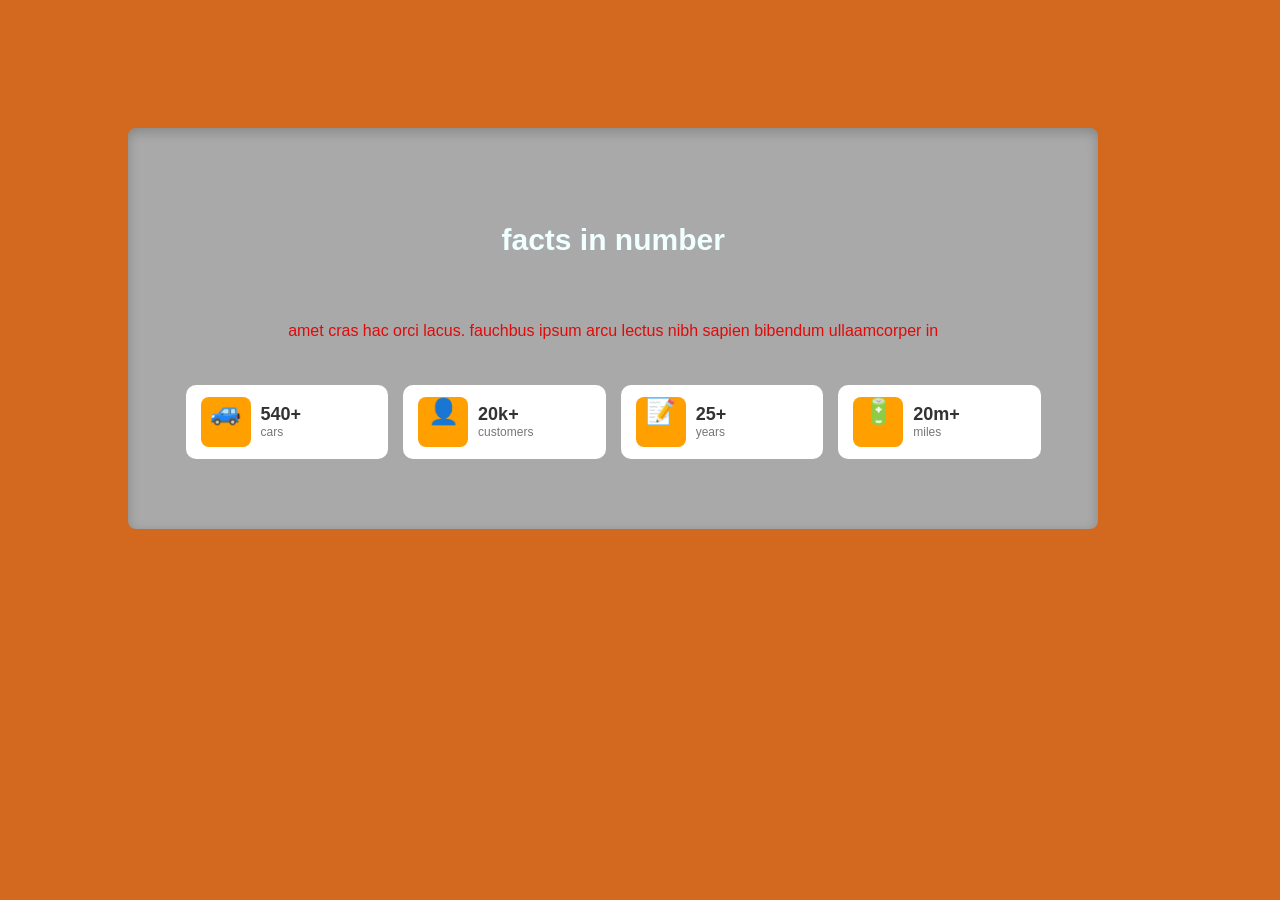
<file: task-session-4/index.html>
<!DOCTYPE html>
<html lang="en">
<head>
    <meta charset="UTF-8">
    <meta name="viewport" content="width=device-width, initial-scale=1.0">
    <title>cards</title>
    <link rel="stylesheet" href="style.css">
</head>
<body>
    <div class="stats-section">
    <div class="header">
        <h2>facts in number</h2>
        <p>amet cras hac orci lacus. fauchbus ipsum arcu lectus nibh sapien bibendum ullaamcorper in</p>
    </div>
    <div class="cards-container">
        <div class="card">
            <div class="icon"> 🚙</div>
            <div class="info">
            <h3>540+</h3>
            <p>cars</p>
        </div>
    </div>
    <div class="card">
            <div class="icon">👤</div>
            <div class="info">
            <h3>20k+</h3>
            <p>customers</p>
        </div>
    </div>
    <div class="card">
            <div class="icon">📝</div>
            <div class="info">
            <h3>25+</h3>
            <p>years</p>
        </div>
    </div>
    <div class="card">
            <div class="icon">🔋</div>
            <div class="info">
            <h3>20m+</h3>
            <p>miles</p>
        </div>
    </div>
</div>
</div>
</body>
</html>
</file>
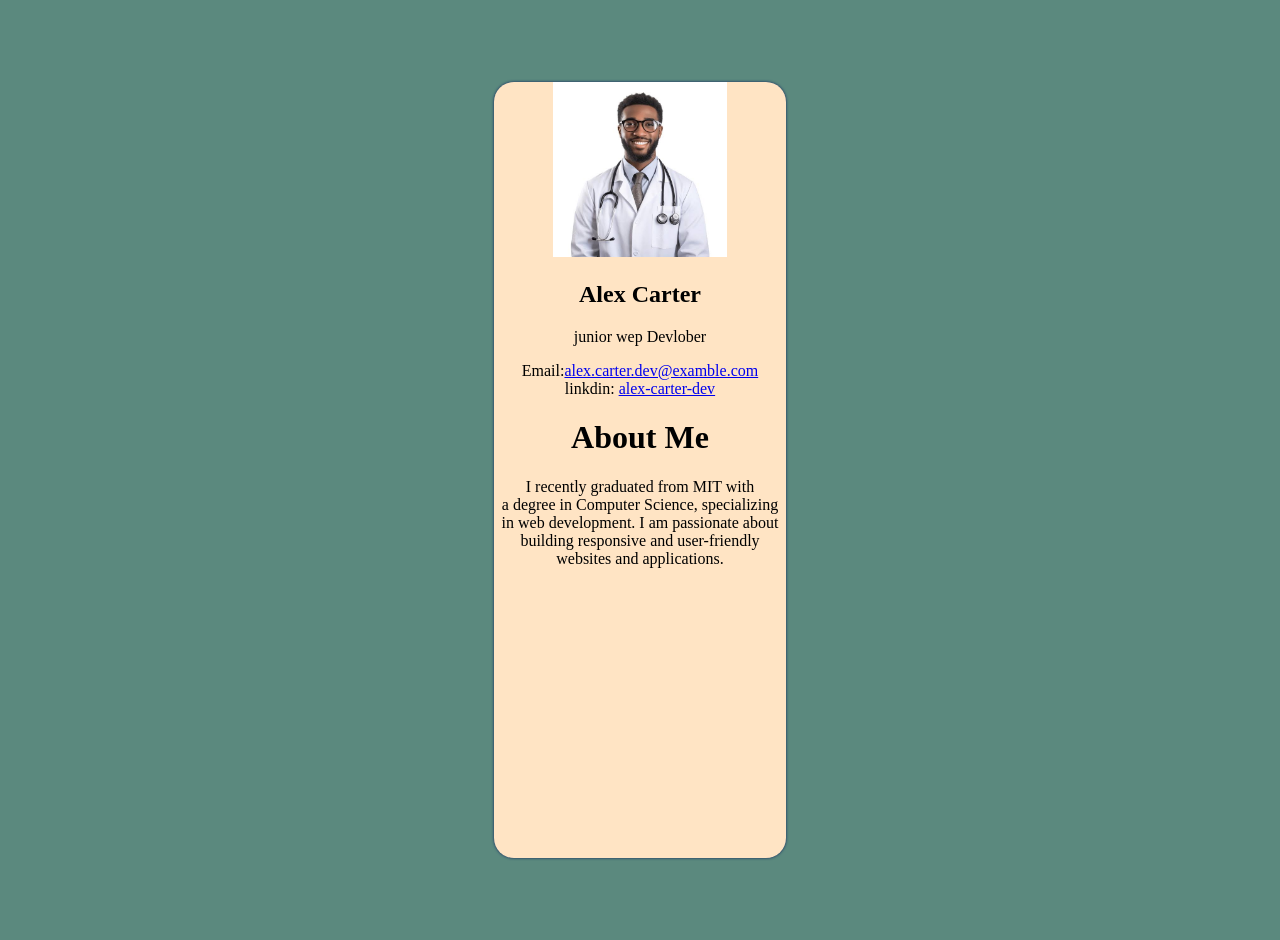
<file: Seesion 2/about.html>
<!DOCTYPE html>
<html lang="en">
<head>
    <meta charset="UTF-8">
    <meta name="viewport" content="width=device-width, initial-scale=1.0">
    <title>about me</title>
    <link rel="stylesheet" href="design.css">
</head>
<body>
    <div class="center">
        <div class="article-card">
            <img src="./images/images.jpg" alt="" class="full-width">
            <h2>Alex Carter</h2>
             <p>junior wep Devlober</p>
           Email:<a href="alex.carter.dev@examble.com">alex.carter.dev@examble.com</a><br>
             linkdin: <a href="alex-carter-dev">alex-carter-dev</a><br>
            <h1>About Me</h1>
            <p>I recently graduated from MIT with <br> a degree in Computer Science, specializing in web development.
         I am passionate about building responsive and user-friendly websites and applications.</p>
                </div>
    </div>
 
      

          
</body>
</html>
</file>
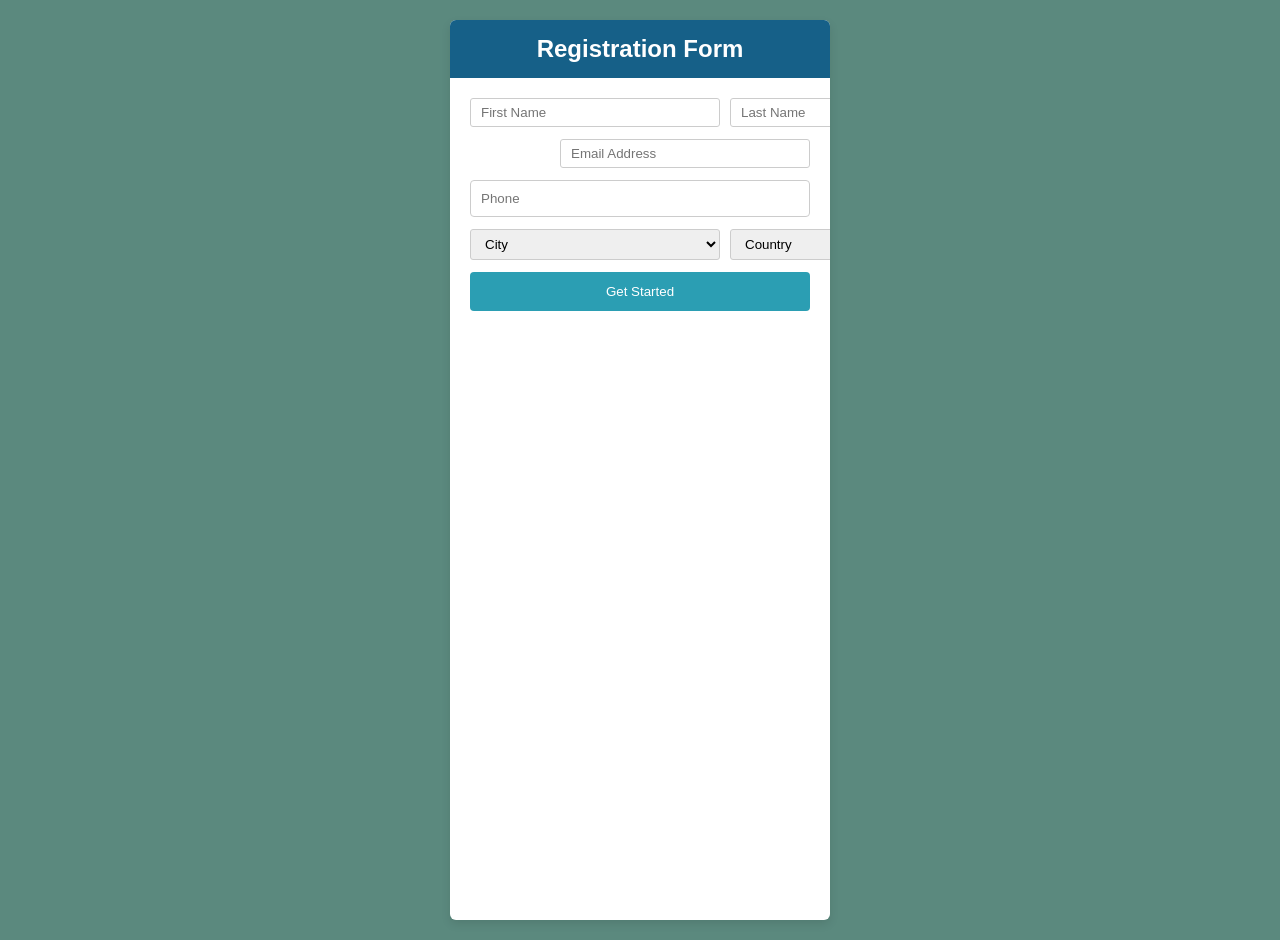
<file: Seesion 2/registion.html>
<!DOCTYPE html>
<html lang="en">
<head>
    <meta charset="UTF-8">
    <meta name="viewport" content="width=device-width, initial-scale=1.0">
    <title>Registration Form</title>
</head>
<body>
    <link rel="stylesheet" href="design.css">
</head>
<body>

    <div class="form-container">

        <div class="form-header">
            <h2>Registration Form</h2>
        </div>
        <form class="form-body">
          <div class="row">
         <div class="input-group">
          <input type="text" placeholder="First Name" required>
        </div>
         <div class="input-group">
            <input type="text" placeholder="Last Name" required>
         </div>
            </div>
          <div class="input-group">
              <input type="email" placeholder="Email Address" required>
            </div>
            <div class="input-group">
            <input type="tel" placeholder="Phone" readonly minlength="3" maxlength="15">
            </div>
       <div class="row">
                <div class="input-group">
                 <select>
            <option value="" disabled selected hidden>City</option>
             <option value="london">London</option>          
              <option value="cairo">Cairo</option>
              <option value="new-york">New York</option>
           </select>
                </div>
                <div class="input-group">
                    <select>
         <option value="" disabled selected hidden>Country</option>
                        <option value="india">India</option>
              <option value="egypt">Egypt</option>
                 <option value="uk">UK</option>
            </select>
                </div>
  </div>
      <button type="submit" class="submit-btn">Get Started</button>
            
        </form>
    </div>

</body>
</html>
</file>
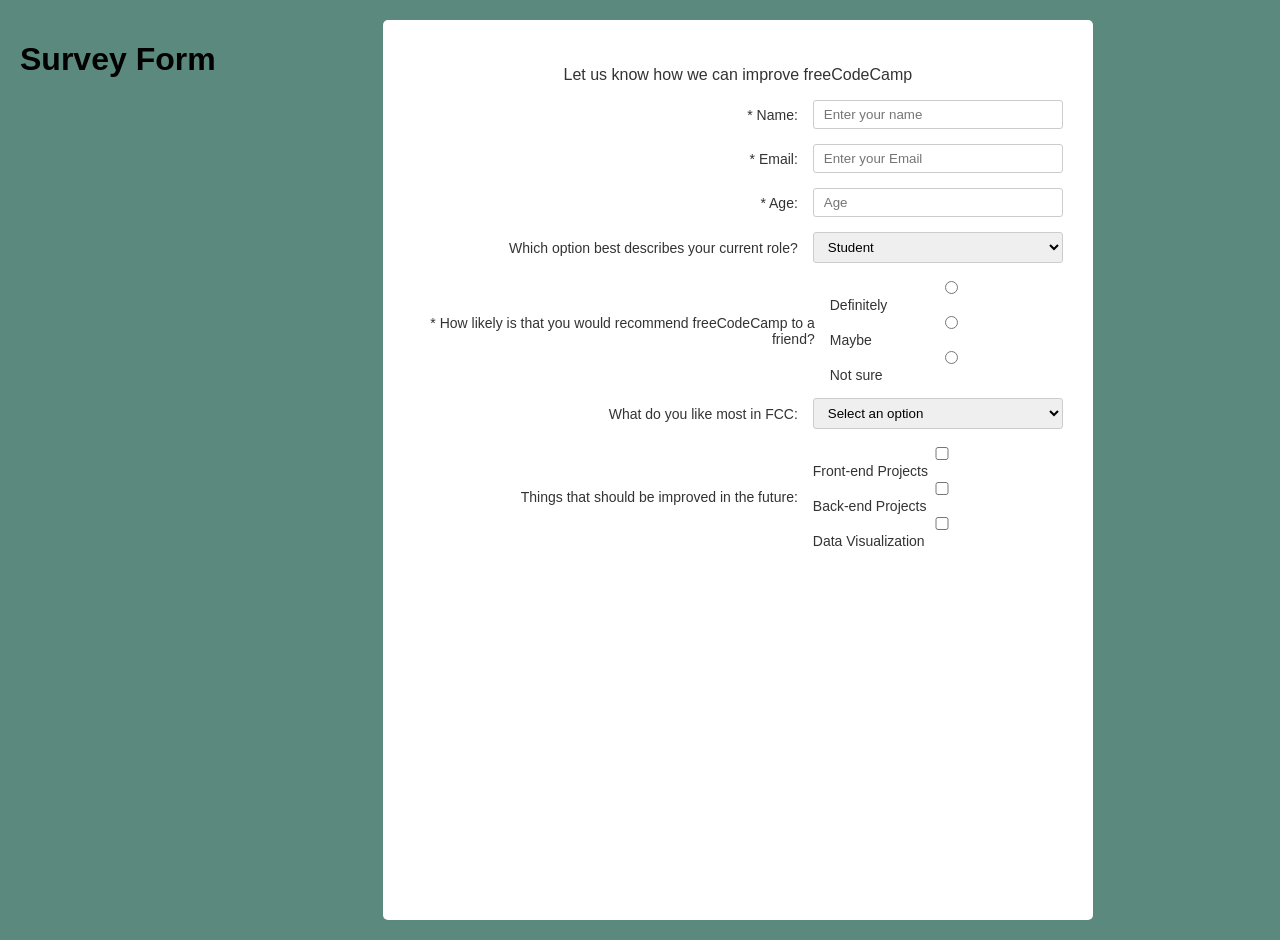
<file: Seesion 2/survey.html>
<!DOCTYPE html>
<html lang="en">
<head>
    <meta charset="UTF-8">
    <meta name="viewport" content="width=device-width, initial-scale=1.0">
    <title>survey</title>
    <link rel="stylesheet" href="design.css">
</head>
<body>

    <h1>Survey Form</h1>

    <form>
        <p class="subtitle">Let us know how we can improve freeCodeCamp</p>
        <div class="field">
   <label>* Name:</label>
       <input type="text" placeholder="Enter your name">
        </div>
        <div class="field">
    <label>* Email:</label>
    <input type="email" placeholder="Enter your Email">
     </div>
        <div class="field">
     <label>* Age:</label>
          <input type="number" placeholder="Age">
        </div>
        <div class="field">
      <label>Which option best describes your current role?</label>
         <select>
         <option>Student</option>
             <option>Full Time Job</option>
            </select>
        </div>
        <div class="field">
      <label>* How likely is that you would recommend freeCodeCamp to a friend?</label>
            <div class="options">
        <label><input type="radio" name="rec"> Definitely</label>
         <label><input type="radio" name="rec"> Maybe</label>
        <label><input type="radio" name="rec"> Not sure</label>
     </div>
        </div>
        <div class="field">
            <label>What do you like most in FCC:</label>
      <select>
      <option>Select an option</option>
          <option>Challenges</option>
         <option>Projects</option>
         </select>
        </div>
        <div class="field">
       <label>Things that should be improved in the future:</label>
            <div class="options">
     <label><input type="checkbox"> Front-end Projects</label>
         <label><input type="checkbox"> Back-end Projects</label>
         <label><input type="checkbox"> Data Visualization</label>
       </div>
     </div>
  </form>

</body>
</html>
</file>
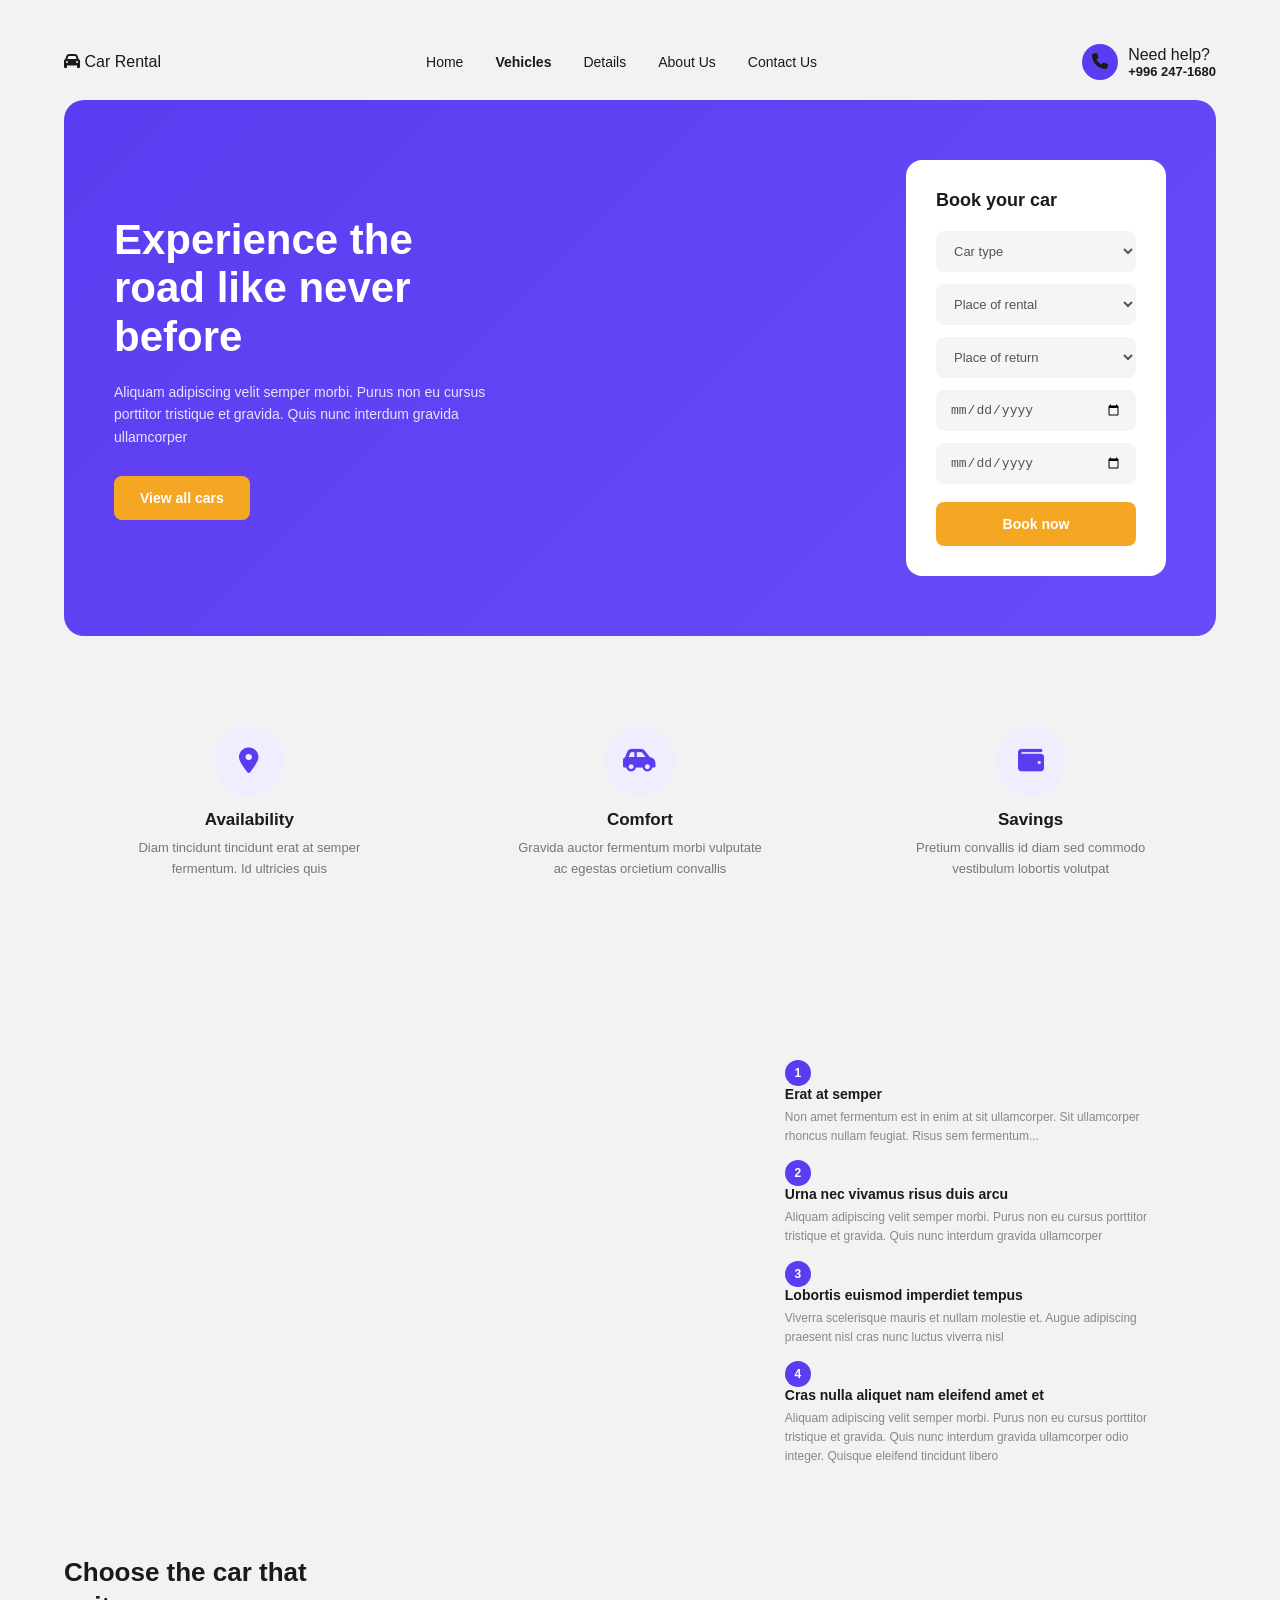
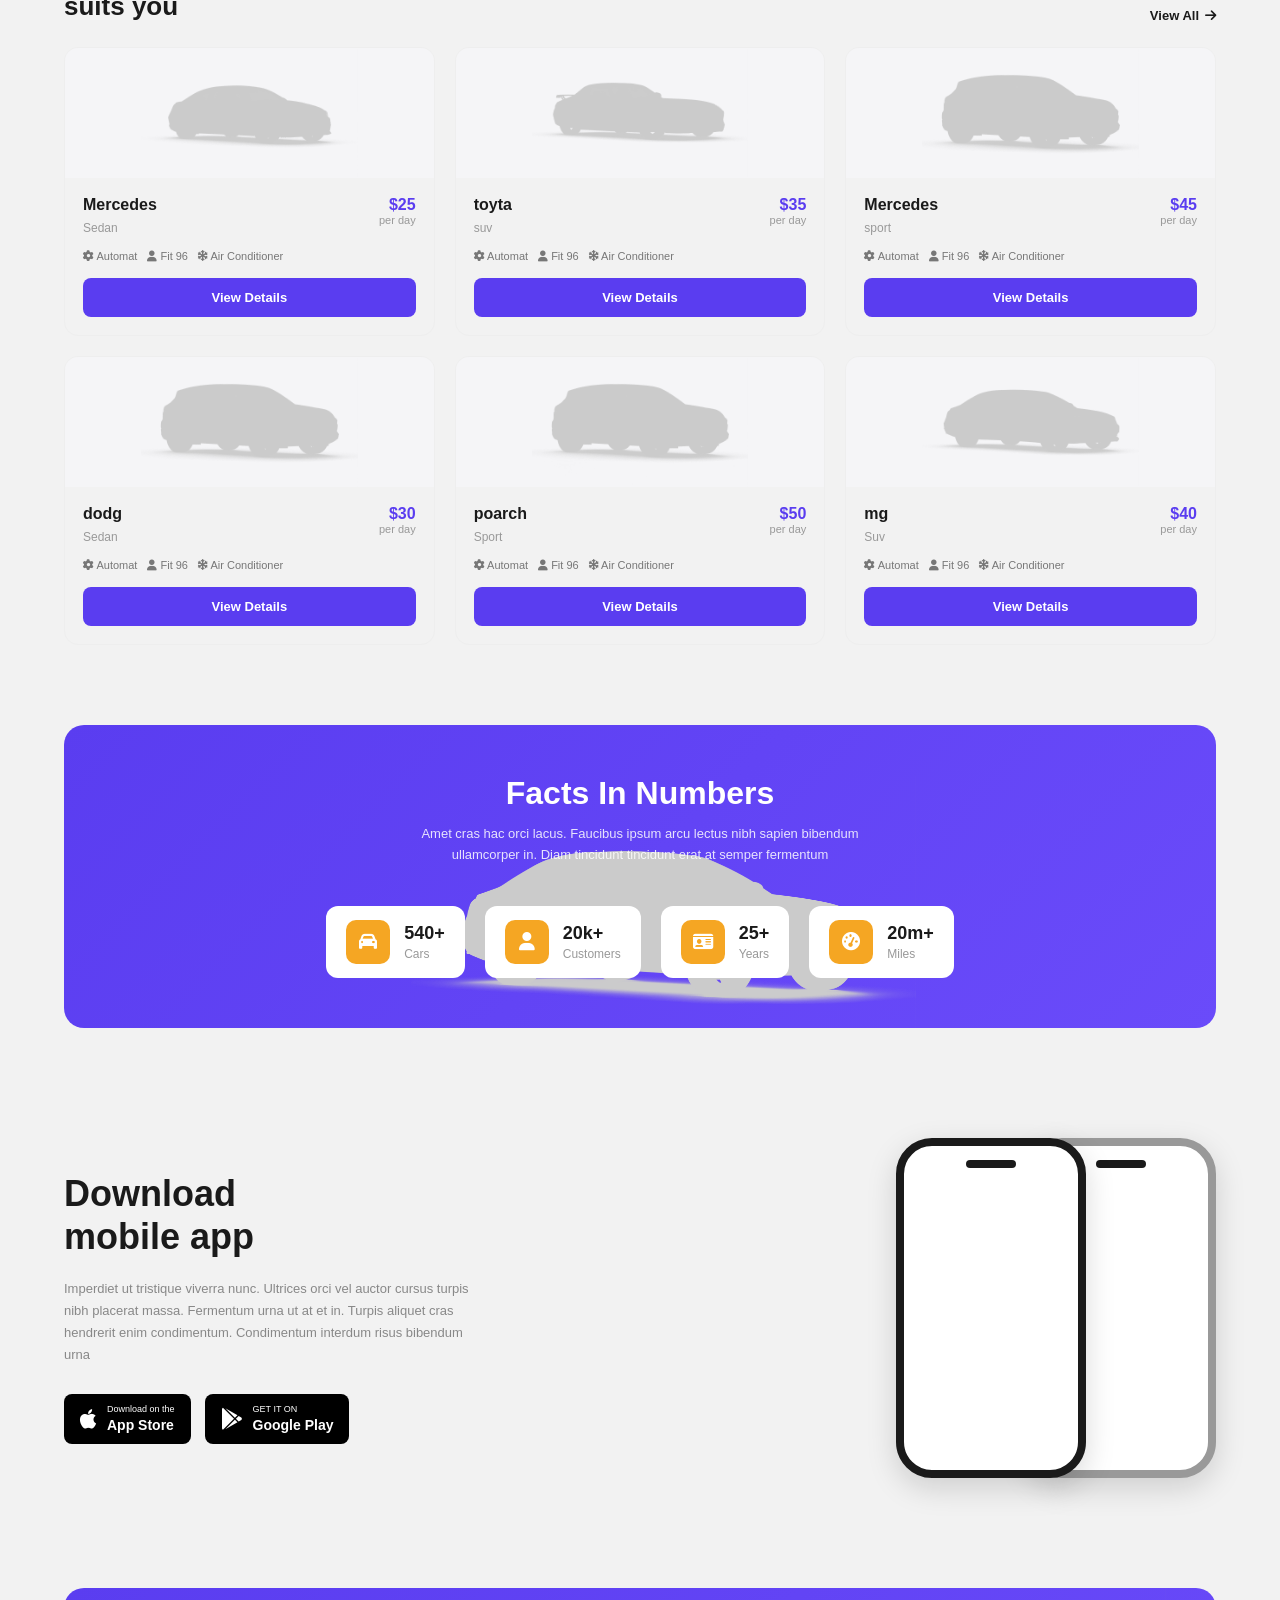
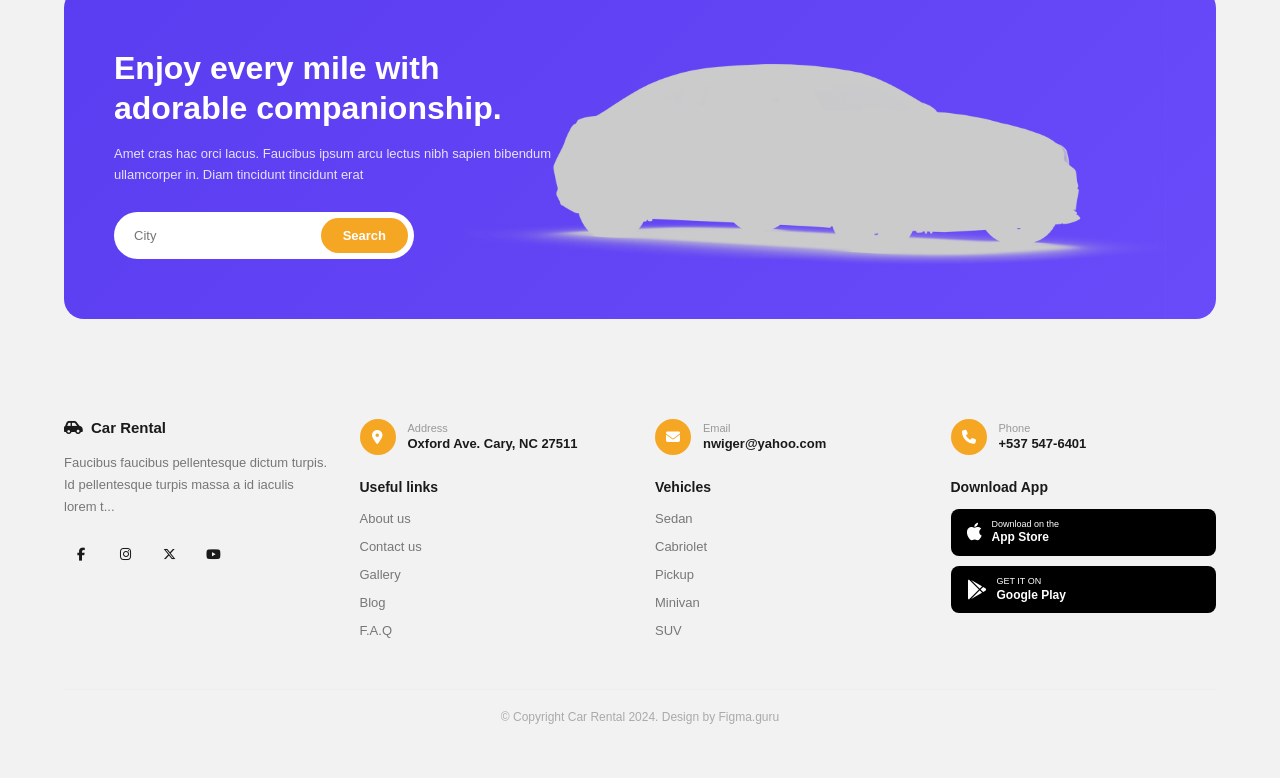
<file: session-6/customer.html>
<!DOCTYPE html>
<html lang="en">
<head>
    <meta charset="UTF-8">
    <meta name="viewport" content="width=device-width, initial-scale=1.0">
    <title>car rental</title>
    <link rel="preconnect" href="https://fonts.googleapis.com">
<link rel="preconnect" href="https://fonts.gstatic.com" crossorigin>
<link href="https://fonts.googleapis.com/css2?family=Open+Sans:ital,wght@0,300..800;1,300..800&display=swap" rel="stylesheet">
    <link rel="stylesheet" href="https://cdnjs.cloudflare.com/ajax/libs/font-awesome/6.5.1/css/all.min.css">
    <link rel="stylesheet" href="design.css">
</head>
<body>
<div class="page">
  <div class="navbar">
    <div class="logo">
 <span><i class="fa-solid fa-car"></i></span>
      <span>Car Rental</span>
    </div>
    <ul class="nav-links">
      <li><a href="">Home</a></li>
      <li><a href="" class="active">Vehicles</a></li>
      <li><a href="">Details</a></li>
      <li><a href="">About Us</a></li>
      <li><a href="">Contact Us</a></li>
    </ul>
    <div class="help">
      <div class="icon">
       <span><i class="fa-solid fa-phone"></i></span>
      </div>
      <div class="text">
        Need help?
        <strong>+996 247-1680</strong>
      </div>
    </div>
  </div>
  <div class="hero">
    <div class="hero-text">
      <h1>Experience the road like never before</h1>
      <p>Aliquam adipiscing velit semper morbi. Purus non eu cursus porttitor tristique et gravida. Quis nunc interdum gravida ullamcorper</p>
      <button class="btn-orange">View all cars</button>
    </div>

    <div class="booking-card">
  <h3>Book your car</h3>

  <select class="field">
    <option>Car type</option>
  </select>

  <select class="field">
    <option>Place of rental</option>
  </select>

  <select class="field">
    <option>Place of return</option>
  </select>

  <input class="field" type="date" placeholder="Rental date">

  <input class="field" type="date" placeholder="Return date">

  <button class="btn-book">Book now</button>
</div>
  </div>
  <div class="features">
  <div class="feature">
    <div class="icon-circle">
      <i class="fa-solid fa-location-dot"></i>
    </div>
    <h4>Availability</h4>
    <p>Diam tincidunt tincidunt erat at semper fermentum. Id ultricies quis</p>
  </div>

  <div class="feature">
    <div class="icon-circle">
      <i class="fa-solid fa-car-side"></i>
    </div>
    <h4>Comfort</h4>
    <p>Gravida auctor fermentum morbi vulputate ac egestas orcietium convallis</p>
  </div>

  <div class="feature">
    <div class="icon-circle">
      <i class="fa-solid fa-wallet"></i>
    </div>
    <h4>Savings</h4>
    <p>Pretium convallis id diam sed commodo vestibulum lobortis volutpat</p>
  </div>
</div>
</div>

<div class="steps">
  <div class="step">
    <div class="step-number">1</div>
    <div class="step-text">
      <h5>Erat at semper</h5>
      <p>Non amet fermentum est in enim at sit ullamcorper. Sit ullamcorper rhoncus nullam feugiat. Risus sem fermentum...</p>
    </div>
  </div>

  <div class="step">
    <div class="step-number">2</div>
    <div class="step-text">
      <h5>Urna nec vivamus risus duis arcu</h5>
      <p>Aliquam adipiscing velit semper morbi. Purus non eu cursus porttitor tristique et gravida. Quis nunc interdum gravida ullamcorper</p>
    </div>
  </div>

  <div class="step">
    <div class="step-number">3</div>
    <div class="step-text">
      <h5>Lobortis euismod imperdiet tempus</h5>
      <p>Viverra scelerisque mauris et nullam molestie et. Augue adipiscing praesent nisl cras nunc luctus viverra nisl</p>
    </div>
  </div>

  <div class="step">
    <div class="step-number">4</div>
    <div class="step-text">
      <h5>Cras nulla aliquet nam eleifend amet et</h5>
      <p>Aliquam adipiscing velit semper morbi. Purus non eu cursus porttitor tristique et gravida. Quis nunc interdum gravida ullamcorper odio integer. Quisque eleifend tincidunt libero</p>
    </div>
  </div>
</div>

<div class="cars-header">
  <h2>Choose the car that<br>suits you</h2>
  <a href="#" class="view-all">View All <i class="fa-solid fa-arrow-right"></i></a>
</div>

<div class="cars-grid">

  <div class="car-card">
  <div class="car-image">
    <img src="images/d58b4438f2597ad6e8a4905562582b7c3add48cd.png" alt="Mercedes Sedan">
  </div>
  <div class="car-info">
    <div class="car-title">
      <div>
        <h4>Mercedes</h4>
        <span class="car-type">Sedan</span>
      </div>
      <div class="car-price">
        $25<span>per day</span>
      </div>
    </div>
    <div class="car-specs">
      <span><i class="fa-solid fa-gear"></i> Automat</span>
      <span><i class="fa-solid fa-user"></i> Fit 96</span>
      <span><i class="fa-solid fa-snowflake"></i> Air Conditioner</span>
    </div>
    <button class="btn-details">View Details</button>
  </div>
</div>

  <div class="car-card">
  <div class="car-image">
    <img src="images/c62a13f536f3c21560e62cdf1659d54e9fea3b1a.png" alt="Mercedes Sedan">
  </div>
  <div class="car-info">
    <div class="car-title">
      <div>
        <h4>toyta</h4>
        <span class="car-type">suv</span>
      </div>
      <div class="car-price">
        $35<span>per day</span>
      </div>
    </div>
    <div class="car-specs">
      <span><i class="fa-solid fa-gear"></i> Automat</span>
      <span><i class="fa-solid fa-user"></i> Fit 96</span>
      <span><i class="fa-solid fa-snowflake"></i> Air Conditioner</span>
    </div>
    <button class="btn-details">View Details</button>
  </div>
</div>
  <div class="car-card">
  <div class="car-image">
    <img src="images/21e8f4a2d7288c6113c4c8ece04ab43590c67a77.png" alt="Mercedes Sedan">
  </div>
  <div class="car-info">
    <div class="car-title">
      <div>
        <h4>Mercedes</h4>
        <span class="car-type">sport</span>
      </div>
      <div class="car-price">
        $45<span>per day</span>
      </div>
    </div>
    <div class="car-specs">
      <span><i class="fa-solid fa-gear"></i> Automat</span>
      <span><i class="fa-solid fa-user"></i> Fit 96</span>
      <span><i class="fa-solid fa-snowflake"></i> Air Conditioner</span>
    </div>
    <button class="btn-details">View Details</button>
  </div>
</div>

  <div class="car-card">
  <div class="car-image">
    <img src="images/21e8f4a2d7288c6113c4c8ece04ab43590c67a77.png" alt="Mercedes Sedan">
  </div>
  <div class="car-info">
    <div class="car-title">
      <div>
        <h4>dodg</h4>
        <span class="car-type">Sedan</span>
      </div>
      <div class="car-price">
        $30<span>per day</span>
      </div>
    </div>
    <div class="car-specs">
      <span><i class="fa-solid fa-gear"></i> Automat</span>
      <span><i class="fa-solid fa-user"></i> Fit 96</span>
      <span><i class="fa-solid fa-snowflake"></i> Air Conditioner</span>
    </div>
    <button class="btn-details">View Details</button>
  </div>
</div>

  <div class="car-card">
  <div class="car-image">
    <img src="images/4ad375b5d3dc2295340aaa98a651d4d19e2c0217.png" alt="Mercedes Sedan">
  </div>
  <div class="car-info">
    <div class="car-title">
      <div>
        <h4>poarch</h4>
        <span class="car-type">Sport</span>
      </div>
      <div class="car-price">
        $50<span>per day</span>
      </div>
    </div>
    <div class="car-specs">
      <span><i class="fa-solid fa-gear"></i> Automat</span>
      <span><i class="fa-solid fa-user"></i> Fit 96</span>
      <span><i class="fa-solid fa-snowflake"></i> Air Conditioner</span>
    </div>
    <button class="btn-details">View Details</button>
  </div>
</div>

  <div class="car-card">
  <div class="car-image">
    <img src="images/b2850f746ad6eb61aa8e0f8bc654936748b99c7a.png" alt="Mercedes Sedan">
  </div>
  <div class="car-info">
    <div class="car-title">
      <div>
        <h4>mg</h4>
        <span class="car-type">Suv</span>
      </div>
      <div class="car-price">
        $40<span>per day</span>
      </div>
    </div>
    <div class="car-specs">
      <span><i class="fa-solid fa-gear"></i> Automat</span>
      <span><i class="fa-solid fa-user"></i> Fit 96</span>
      <span><i class="fa-solid fa-snowflake"></i> Air Conditioner</span>
    </div>
    <button class="btn-details">View Details</button>
  </div>
</div>
</div>

<div class="facts">
  <div class="facts-bg-car">
    <img src="images/b2850f746ad6eb61aa8e0f8bc654936748b99c7a.png" alt="">
  </div>

  <div class="facts-header">
    <h2>Facts In Numbers</h2>
    <p>Amet cras hac orci lacus. Faucibus ipsum arcu lectus nibh sapien bibendum ullamcorper in. Diam tincidunt tincidunt erat at semper fermentum</p>
  </div>

  <div class="facts-grid">
    <div class="fact-card">
      <div class="fact-icon"><i class="fa-solid fa-car"></i></div>
      <div class="fact-text">
        <h4>540+</h4>
        <span>Cars</span>
      </div>
    </div>

    <div class="fact-card">
      <div class="fact-icon"><i class="fa-solid fa-user"></i></div>
      <div class="fact-text">
        <h4>20k+</h4>
        <span>Customers</span>
      </div>
    </div>

    <div class="fact-card">
      <div class="fact-icon"><i class="fa-solid fa-id-card"></i></div>
      <div class="fact-text">
        <h4>25+</h4>
        <span>Years</span>
      </div>
    </div>

    <div class="fact-card">
      <div class="fact-icon"><i class="fa-solid fa-gauge-high"></i></div>
      <div class="fact-text">
        <h4>20m+</h4>
        <span>Miles</span>
      </div>
    </div>
  </div>
</div>


<div class="download-app">
  <div class="download-text">
    <h2>Download<br>mobile app</h2>
    <p>Imperdiet ut tristique viverra nunc. Ultrices orci vel auctor cursus turpis nibh placerat massa. Fermentum urna ut at et in. Turpis aliquet cras hendrerit enim condimentum. Condimentum interdum risus bibendum urna</p>

    <div class="store-buttons">
      <a href="#" class="store-btn">
        <i class="fa-brands fa-apple"></i>
        <span>Download on the<strong>App Store</strong></span>
      </a>
      <a href="#" class="store-btn">
        <i class="fa-brands fa-google-play"></i>
        <span>GET IT ON<strong>Google Play</strong></span>
      </a>
    </div>
  </div>

  <div class="download-phones">
    <div class="phone phone-back"></div>
    <div class="phone phone-front"></div>
  </div>
</div>

<div class="cta-banner">
  <div class="cta-bg-car"><img src="images/d58b4438f2597ad6e8a4905562582b7c3add48cd.png" alt=""></div>

  <div class="cta-text">
    <h2>Enjoy every mile with<br>adorable companionship.</h2>
    <p>Amet cras hac orci lacus. Faucibus ipsum arcu lectus nibh sapien bibendum ullamcorper in. Diam tincidunt tincidunt erat</p>

    <div class="cta-search">
      <input type="text" placeholder="City">
      <button>Search</button>
    </div>
  </div>
</div>

<footer class="footer">
  <div class="footer-top">
    <div class="footer-col footer-about">
      <div class="footer-logo">
        <i class="fa-solid fa-car-side"></i>
        <span>Car Rental</span>
      </div>
      <p>Faucibus faucibus pellentesque dictum turpis. Id pellentesque turpis massa a id iaculis lorem t...</p>
      <div class="footer-socials">
        <a href="#"><i class="fa-brands fa-facebook-f"></i></a>
        <a href="#"><i class="fa-brands fa-instagram"></i></a>
        <a href="#"><i class="fa-brands fa-x-twitter"></i></a>
        <a href="#"><i class="fa-brands fa-youtube"></i></a>
      </div>
    </div>

    <div class="footer-col">
      <div class="footer-contact">
        <div class="contact-icon"><i class="fa-solid fa-location-dot"></i></div>
        <div>
          <span>Address</span>
          <strong>Oxford Ave. Cary, NC 27511</strong>
        </div>
      </div>
      <h5>Useful links</h5>
      <ul>
        <li><a href="#">About us</a></li>
        <li><a href="#">Contact us</a></li>
        <li><a href="#">Gallery</a></li>
        <li><a href="#">Blog</a></li>
        <li><a href="#">F.A.Q</a></li>
      </ul>
    </div>

    <div class="footer-col">
      <div class="footer-contact">
        <div class="contact-icon"><i class="fa-solid fa-envelope"></i></div>
        <div>
          <span>Email</span>
          <strong>nwiger@yahoo.com</strong>
        </div>
      </div>
      <h5>Vehicles</h5>
      <ul>
        <li><a href="#">Sedan</a></li>
        <li><a href="#">Cabriolet</a></li>
        <li><a href="#">Pickup</a></li>
        <li><a href="#">Minivan</a></li>
        <li><a href="#">SUV</a></li>
      </ul>
    </div>

    <div class="footer-col">
      <div class="footer-contact">
        <div class="contact-icon"><i class="fa-solid fa-phone"></i></div>
        <div>
          <span>Phone</span>
          <strong>+537 547-6401</strong>
        </div>
      </div>
      <h5>Download App</h5>
      <div class="footer-store-buttons">
        <a href="#" class="store-btn">
          <i class="fa-brands fa-apple"></i>
          <span>Download on the<strong>App Store</strong></span>
        </a>
        <a href="#" class="store-btn">
          <i class="fa-brands fa-google-play"></i>
          <span>GET IT ON<strong>Google Play</strong></span>
        </a>
      </div>
    </div>
  </div>

  <div class="footer-bottom">
    <p>© Copyright Car Rental 2024. Design by Figma.guru</p>
  </div>
</footer>
</body>
</html>
</file>
<file: task-session-4/style.css>
body{
    background-color: chocolate;
    font-family: Arial, sans-serif;
justify-content: center;
text-align: center;
    margin: 0;
    padding: 10%;
}
.stats-section{
    background-color: darkgray;
    width: 85%;
    padding: 70px 50px;
    border-radius: 15px;
    text-align: center;
    color: azure;
    box-shadow: inset 0px 4px 12px 0px rgba(0, 0, 0, 0.20);
border-radius: 8px;
}

.header h2{
    font-size: 30px;
    margin-bottom: 30px;
}

.header p{
    font-size: 16px;
    color: rgb(226, 9, 9);
    margin: 0 auto 10px ;
    padding: 4%;
}
.cards-container {
    display: flex;           
    margin: 0 auto.5px;          
    justify-content: center; 
}
 .card{
    background-color: white;
    color: #333;
    display: flex; 
    align-items: center;
    gap: 10px;
    padding: 12px 15px;
    border-radius: 10px;
    flex: 1;
    margin: 0 7.5px;
 }
 .icon{
    background-color: #ff9f00; 
    width: 50px;
    height: 50px;
    border-radius: 8px;
    margin: 0%;
    font-size: 25px;
 }
 .info {
    text-align: left; 
}
.info h3 {
    margin: 0;
    font-size: 18px;
    font-weight: bold;
}

.info p {
    margin: 0;
    font-size: 12px;
    color: #777;
}
</file>
<file: Seesion 2/design.css>
.article-card{
    width: 30%;
    overflow: hidden;
    box-shadow: 0 0 3px rgb(13, 32, 93);
    text-align: center;
    border: 400px;
    border-radius: 20px;
    font-family: Cambria, Cochin, Georgia, Times, 'Times New Roman', serif;
background-color: bisque;

}
.article-card img{
    width: 60%;

}

.center{
   display: flex;
    justify-content: center;
   padding: 5%;
    
}

body {
    background-color: #3f454a;
    font-family: Arial, sans-serif;
    display: flex;
    justify-content: center;
 
    min-height: 100vh;
    margin: 0;
}

.form-container {
    background-color: #fff;
    width: 380px;
    border-radius: 6px;
    box-shadow: 0 4px 10px rgba(0,0,0,0.1);
    overflow: hidden;
}

.form-header {
    background-color: #166088;
    color: #fff;
    text-align: center;
    padding: 15px;
}

.form-header h2 { margin: 0; }

.form-body { padding: 20px; }

.row { display: flex; gap: 10px; }

.input-group { margin-bottom: 12px; flex: 1; }

input, select {
    width: 100%;
    padding: 10px;
    border: 1px solid #ccc;
    border-radius: 4px;
    box-sizing: border-box;
    outline: none;
}

.submit-btn {
    width: 100%;
    padding: 12px;
    background-color: #2b9eb3;
    color: #fff;
    border: none;
    border-radius: 4px;
}

body {
    background-color: #5b897e;
    font-family: Arial, sans-serif;
    text-align: center;
    padding: 20px;
}


form {
    background-color: #fff;
    max-width: 650px;
    margin: 0 auto;
    padding: 30px;
    border-radius: 5px;
    text-align: right; 
}

.subtitle { text-align: center; color: #333; }

.field {
    display: flex;
    justify-content: flex-end;
    align-items: center;
    gap: 15px;
    margin-bottom: 15px;
}

.field label {
    font-size: 14px;
    color: #333;
}

input[type="text"], input[type="email"], input[type="number"], select {
    width: 250px;
    padding: 6px 10px;
    border: 1px solid #ccc;
    border-radius: 3px;
    outline: none;
}

.options {
    display: flex;
    flex-direction: column;
    width: 250px;
    text-align: left;
}
</file>
<file: session-6/design.css>
* { 
  box-sizing: border-box; 
  margin: 0; padding: 0; 
}
  body {
    font-family: 'Segoe UI', Arial, sans-serif;
    background: #f2f2f2;
    color: #1a1a1a;
    padding: 24px;
  }
  .navbar {
    display: flex;
    align-items: center;
    justify-content: space-between;
    padding: 20px 40px;
  }
  .nav-links {
    display: flex;
    gap: 32px;
    list-style: none;
  }
  .nav-links a {
    text-decoration: none;
    color: #1a1a1a;
    font-size: 14px;
  }
  .nav-links a.active {
    font-weight: 700;
  }
  .help {
    display: flex;
    align-items: center;
    gap: 10px;
  }
  .help .icon {
    width: 36px;
    height: 36px;
    border-radius: 50%;
    background: #5a3df0;
    display: flex;
    align-items: center;
    justify-content: center;
  }
.help .text strong {
  display: block; 
 font-size: 13px;
 }

.hero {
    margin: 0 40px 40px;
    background: linear-gradient(135deg, #5a3df0, #6a4bfa);
    border-radius: 20px;
    padding: 60px 50px;
    display: flex;
    justify-content: space-between;
    align-items: center;
    gap: 40px;
    position: relative;
    overflow: hidden;
  }
  .hero-text {
    max-width: 400px;
    color: #fff;
    position: relative;
    z-index: 2;
  }
  .hero-text h1 {
    font-size: 42px;
    line-height: 1.15;
    margin-bottom: 20px;
  }
  .hero-text p {
    font-size: 14px;
    line-height: 1.6;
    opacity: 0.85;
    margin-bottom: 28px;
  }
  .btn-orange {
    background: #f5a623;
    color: #fff;
    border: none;
    padding: 14px 26px;
    border-radius: 8px;
    font-size: 14px;
    font-weight: 600;
    cursor: pointer;
  }
.booking-card {
  background: #fff;
  border-radius: 16px;
  padding: 30px;
  width: 260px;
  flex-shrink: 0;
  position: relative;
  z-index: 2;
}
.booking-card h3 {
  font-size: 18px;
  margin-bottom: 20px;
}
.field {
  width: 100%;
  background: #f5f5f7;
  border: none;
  border-radius: 8px;
  padding: 12px 14px;
  margin-bottom: 12px;
  font-size: 13px;
  color: #555;
}
.btn-book {
  width: 100%;
  background: #f5a623;
  color: #fff;
  border: none;
  padding: 14px;
  border-radius: 8px;
  font-size: 14px;
  font-weight: 600;
  margin-top: 6px;
  cursor: pointer;
}
 .features {
  display: flex;
  justify-content: space-around;
  padding: 50px 40px 60px;
  gap: 20px;
}
.feature {
  display: flex;
  flex-direction: column;
  align-items: center;
  text-align: center;
  max-width: 260px;
}
.icon-circle {
  width: 70px;
  height: 70px;
  border-radius: 50%;
  background: #f0edff;
  display: flex;
  align-items: center;
  justify-content: center;
  margin-bottom: 14px;
}
.icon-circle i {
  font-size: 26px;
  color: #5a3df0;
}
.feature h4 {
  font-size: 17px;
  margin-bottom: 8px;
}
.feature p {
  font-size: 13px;
  color: #777;
  line-height: 1.6;
}
.steps {
  display: flex;
  flex-direction: column;
  gap: 24px;
  max-width: 39%;
 margin: 71px 40px 40px auto;
  padding: 4%;
  gap: 14px;
}
.step-number {
  width: 26px;
  height: 26px;
  flex-shrink: 0;
  border-radius: 50%;
  background: #5a3df0;
  color: #fff;
  font-size: 12px;
  font-weight: 700;
  display: flex;
  align-items: center;
  justify-content: center;
}
.step-text h5 {
  font-size: 14px;
  margin-bottom: 6px;
}
.step-text p {
  font-size: 12px;
  color: #888;
  line-height: 1.6;
}
.cars-header {
  display: flex;
  justify-content: space-between;
  align-items: flex-end;
  padding: 0 40px;
  margin-bottom: 24px;
}
.cars-header h2 {
  font-size: 26px;
  line-height: 1.3;
}
.view-all {
  display: flex;
  align-items: center;
  gap: 6px;
  font-size: 13px;
  font-weight: 600;
  color: #1a1a1a;
  text-decoration: none;
}
.cars-grid {
  display: flex;
  flex-wrap: wrap;
  gap: 20px;
  padding: 0 40px 40px;
  box-sizing: border-box;
}
.car-card {
  box-sizing: border-box;
  flex: 0 0 calc((100% - 40px) / 3); 
  border: 1px solid #eee;
  border-radius: 14px;
  overflow: hidden;
}
.car-image {
  background: #f5f5f7;
  height: 130px;
  display: flex;
  align-items: center;
  justify-content: center;
  overflow: hidden;
}
.car-image img {
  width: 100%;
  height: 100%;
  object-fit: contain; 
}
.car-info {
  padding: 18px;
  box-sizing: border-box;
}
.car-title {
  display: flex;
  justify-content: space-between;
  align-items: flex-start;
  gap: 10px;
  margin-bottom: 14px;
}

.car-title h4 {
  font-size: 16px;
  margin-bottom: 4px;
  white-space: nowrap;
}
.car-type {
  font-size: 12px;
  color: #999;
}
.car-price {
  text-align: right;
  font-size: 16px;
  font-weight: 700;
  color: #5a3df0;
  white-space: nowrap;
}

.car-price span {
  display: block;
  font-size: 11px;
  font-weight: 400;
  color: #999;
}
.car-specs {
  display: flex;
  flex-wrap: wrap;
  gap: 8px 10px;
  font-size: 11px;
  color: #777;
  margin-bottom: 16px;
}
.btn-details {
  width: 100%;
  box-sizing: border-box;
  background: #5a3df0;
  color: #fff;
  border: none;
  padding: 12px;
  border-radius: 8px;
  font-size: 13px;
  font-weight: 600;
  cursor: pointer;
}
.facts {
  position: relative;
  margin: 40px;
  background: linear-gradient(135deg, #5a3df0, #6a4bfa);
  border-radius: 20px;
  padding: 50px 40px;
  overflow: hidden;
  text-align: center;
}
.facts-bg-car {
 height: 303px;
  display: flex;
  justify-content: center;
  position: absolute;
  left: 24%;
  width: 56%;
}
.facts-header {
  position: relative;
  z-index: 1;
  color: #fff;
  margin-bottom: 40px;
}
.facts-header h2 {
  font-size: 32px;
  margin-bottom: 12px;
}
.facts-header p {
  font-size: 13px;
  opacity: 0.85;
  max-width: 500px;
  margin: 0 auto;
  line-height: 1.6;
}
.facts-grid {
  position: relative;
  z-index: 1;
  display: flex;
  justify-content: center;
  flex-wrap: wrap;
  gap: 20px;
}
.fact-card {
  display: flex;
  align-items: center;
  gap: 14px;
  background: #fff;
  border-radius: 12px;
  padding: 14px 20px;
}
.fact-icon {
  width: 44px;
  height: 44px;
  flex-shrink: 0;
  background: #f5a623;
  border-radius: 10px;
  display: flex;
  align-items: center;
  justify-content: center;
}
.fact-icon i {
  font-size: 18px;
  color: #fff;
}
.fact-text {
  text-align: left;
}
.fact-text h4 {
  font-size: 18px;
  color: #1a1a1a;
}
.fact-text span {
  font-size: 12px;
  color: #999;
}
.download-app {
  display: flex;
  align-items: center;
  justify-content: space-between;
  gap: 40px;
  padding: 70px 40px;
}
.download-text {
  max-width: 420px;
}
.download-text h2 {
  font-size: 36px;
  line-height: 1.2;
  margin-bottom: 20px;
}
.download-text p {
  font-size: 13px;
  color: #888;
  line-height: 1.7;
  margin-bottom: 28px;
}
.store-buttons {
  display: flex;
  gap: 14px;
}
.store-btn {
  display: flex;
  align-items: center;
  gap: 10px;
  background: #000;
  color: #fff;
  text-decoration: none;
  padding: 10px 16px;
  border-radius: 8px;
}
.store-btn i {
  font-size: 22px;
}
.store-btn span {
  display: flex;
  flex-direction: column;
  font-size: 9px;
  line-height: 1.3;
}
.store-btn span strong {
  font-size: 14px;
  font-weight: 600;
}
.download-phones {
    position: relative;
    width: 320px;
    height: 340px;
    flex-shrink: 0;
}
.phone {
  position: absolute;
  width: 190px;
  height: 340px;
  background: #fff;
  border: 8px solid #1a1a1a;
  border-radius: 36px;
  box-shadow: 0 10px 30px rgba(0, 0, 0, 0.15);
}
.phone::before {
  content: "";
  position: absolute;
  top: 14px;
  left: 50%;
  transform: translateX(-50%);
  width: 50px;
  height: 8px;
  background: #1a1a1a;
  border-radius: 6px;
}
.phone-back {
  top: 5;
  right: 0;
  border-color: #999;
}
.cta-banner {
  position: relative;
  margin: 40px;
  background: linear-gradient(135deg, #5a3df0, #6a4bfa);
  border-radius: 20px;
  padding: 60px 50px;
  overflow: hidden;
  display: flex;
  align-items: center;
}
.cta-bg-car {
position: absolute;
  display: flex;
  height: 127%;
  right: 50px;
}
.cta-text {
  position: relative;
  z-index: 1;
  max-width: 480px;
  color: #fff;
}
.cta-text h2 {
  font-size: 32px;
  line-height: 1.25;
  margin-bottom: 16px;
}
.cta-text p {
  font-size: 13px;
  opacity: 0.85;
  line-height: 1.6;
  margin-bottom: 26px;
}
.cta-search {
  display: flex;
  align-items: center;
  background: #fff;
  border-radius: 30px;
  padding: 6px 6px 6px 20px;
  max-width: 300px;
}
.cta-search input {
  border: none;
  outline: none;
  flex: 1;
  font-size: 13px;
  color: #555;
}
.cta-search button {
  background: #f5a623;
  color: #fff;
  border: none;
  padding: 10px 22px;
  border-radius: 24px;
  font-size: 13px;
  font-weight: 600;
  cursor: pointer;
}
.footer {
  padding: 60px 40px 30px;
}
.footer-top {
  display: flex;
  justify-content: space-between;
  gap: 30px;
  flex-wrap: wrap;
  margin-bottom: 40px;
}
.footer-col {
  flex: 1;
  min-width: 180px;
}
.footer-about p {
  font-size: 13px;
  color: #777;
  line-height: 1.7;
  margin: 16px 0 20px;
}
.footer-logo {
  display: flex;
  align-items: center;
  gap: 8px;
  font-weight: 700;
  font-size: 15px;
}
.footer-socials {
  display: flex;
  gap: 10px;
}
.footer-socials a {
  width: 34px;
  height: 34px;
  border-radius: 50%;
  background: #f2f2f2;
  color: #1a1a1a;
  display: flex;
  align-items: center;
  justify-content: center;
  text-decoration: none;
  font-size: 13px;
}
.footer-contact {
  display: flex;
  align-items: center;
  gap: 12px;
  margin-bottom: 24px;
}
.contact-icon {
  width: 36px;
  height: 36px;
  flex-shrink: 0;
  background: #f5a623;
  border-radius: 50%;
  display: flex;
  align-items: center;
  justify-content: center;
}
.contact-icon i {
  color: #fff;
  font-size: 14px;
}
.footer-contact span {
  display: block;
  font-size: 11px;
  color: #999;
}
.footer-contact strong {
  font-size: 13px;
}
.footer-col h5 {
  font-size: 14px;
  margin-bottom: 14px;
}
.footer-col ul {
  list-style: none;
}
.footer-col ul li {
  margin-bottom: 10px;
}
.footer-col ul li a {
  font-size: 13px;
  color: #777;
  text-decoration: none;
}
.footer-store-buttons {
  display: flex;
  flex-direction: column;
  gap: 10px;
}
.footer-store-buttons .store-btn i {
  font-size: 20px;
}
.footer-store-buttons .store-btn span strong {
  font-size: 12px;
  font-weight: 600;
}
.footer-bottom {
  text-align: center;
  border-top: 1px solid #eee;
  padding-top: 20px;
}
.footer-bottom p {
  font-size: 12px;
  color: #aaa;
}
</file>
